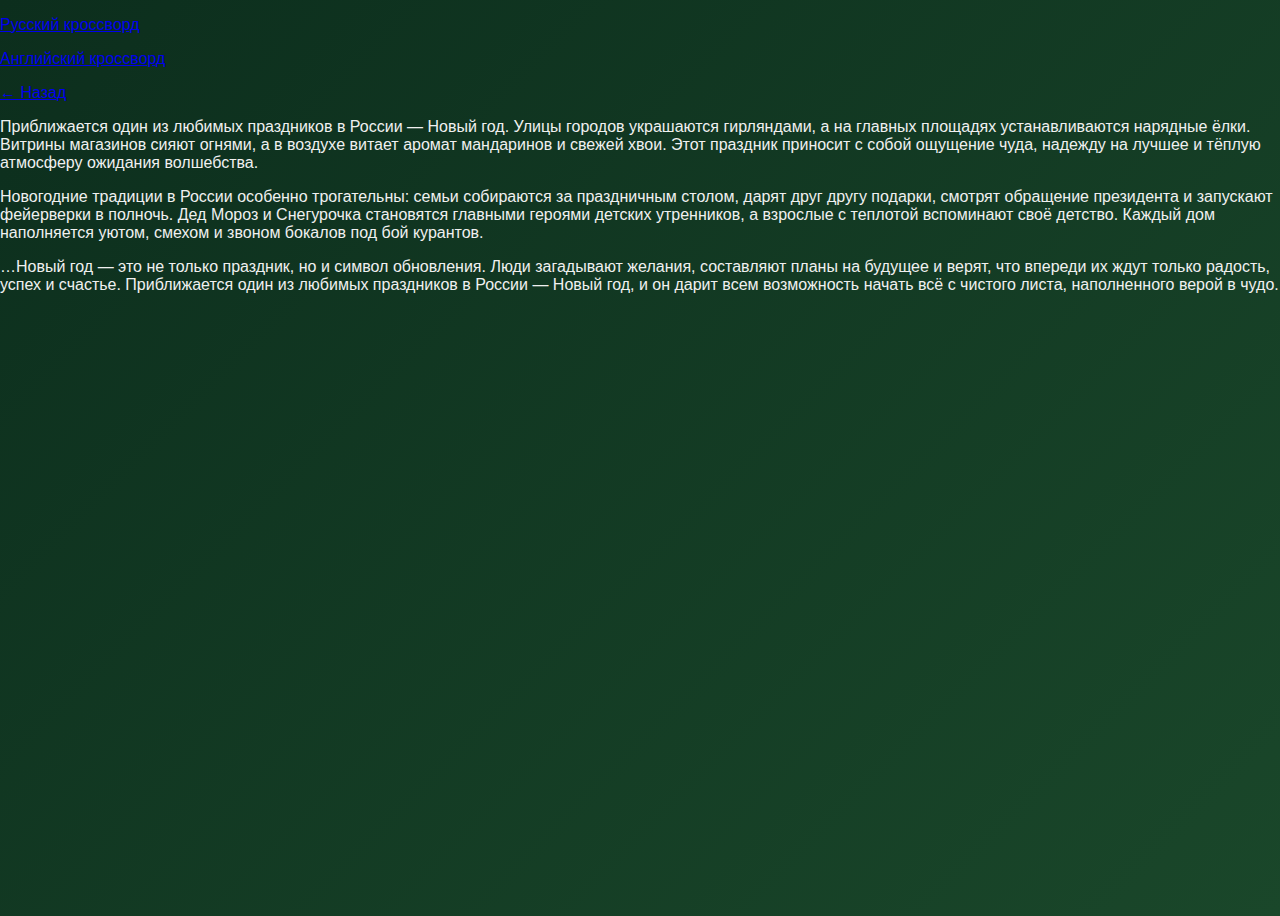
<file: Congratulations2026.html>
<!DOCTYPE html>
<html lang="ru">
<head>
    
    <title>Поздравление!</title>
  
    <meta charset="UTF-8">
    <meta name="viewport" content="width=device-width, initial-scale=1.0">
    <title>Кроссворды</title>
    
    <link rel="stylesheet" href="style.css">
    
<body>
    
    <p><a href="krossvordRU.html">Русский кроссворд</a></p>
    <p><a href="krosswordEN.html">Английский кроссворд</a></p>

    <p><a href="index.html">← Назад</a></p>
</body>
</html>
  
</head>
<body>
    <p>Приближается один из любимых праздников в России — Новый год. Улицы городов украшаются гирляндами, а на главных площадях устанавливаются нарядные ёлки. Витрины магазинов сияют огнями, а в воздухе витает аромат мандаринов и свежей хвои. Этот праздник приносит с собой ощущение чуда, надежду на лучшее и тёплую атмосферу ожидания волшебства.</p>
    <p>Новогодние традиции в России особенно трогательны: семьи собираются за праздничным столом, дарят друг другу подарки, смотрят обращение президента и запускают фейерверки в полночь. Дед Мороз и Снегурочка становятся главными героями детских утренников, а взрослые с теплотой вспоминают своё детство. Каждый дом наполняется уютом, смехом и звоном бокалов под бой курантов.</p>
    <p class=”quote”>…Новый год — это не только праздник, но и символ обновления. Люди загадывают желания, составляют планы на будущее и верят, что впереди их ждут только радость, успех и счастье. Приближается один из любимых праздников в России — Новый год, и он дарит всем возможность начать всё с чистого листа, наполненного верой в чудо.</p>
</body>
</html>
</file>
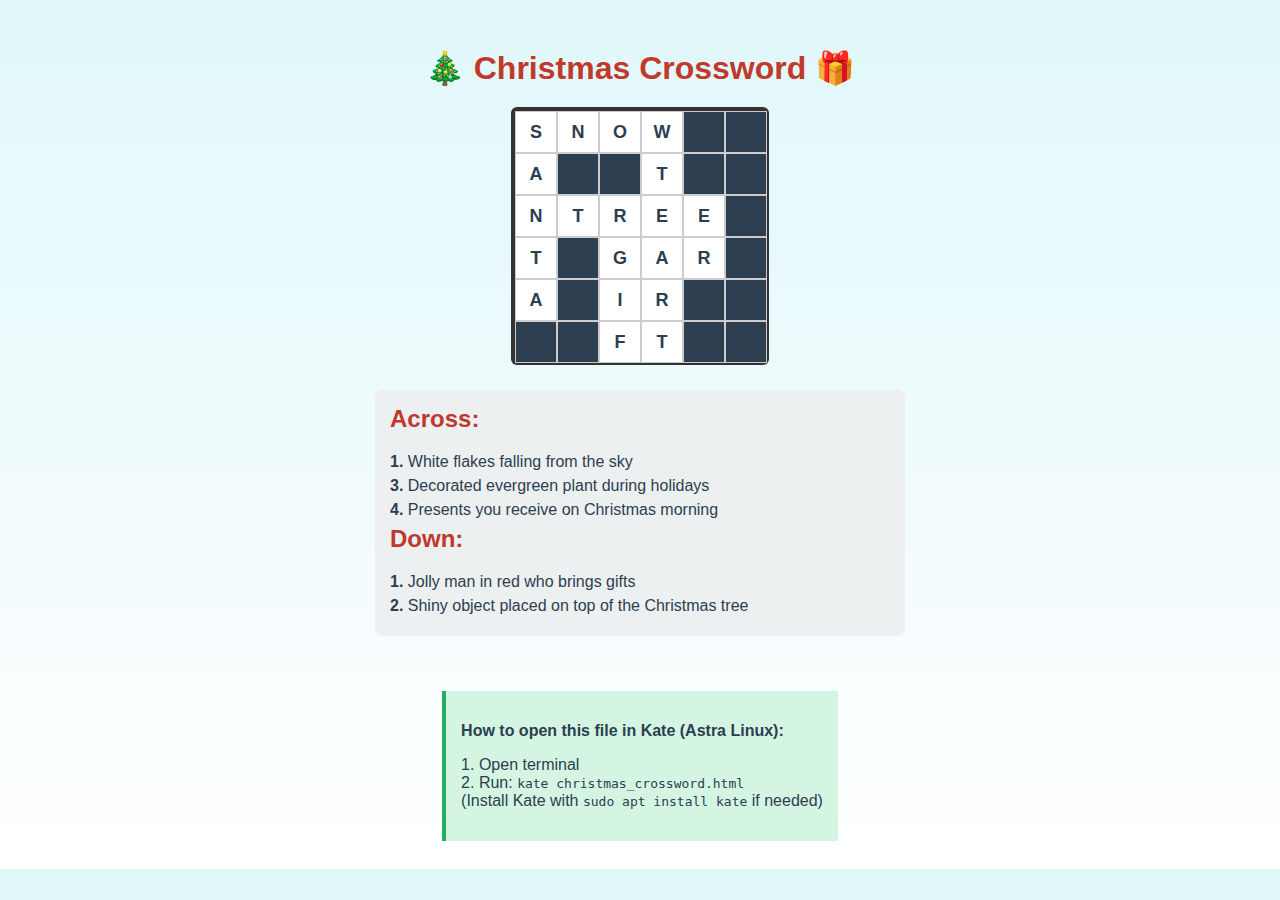
<file: krossvordEN.html>
<!DOCTYPE html>
<html lang="en">
<head>
  <meta charset="UTF-8">
  <meta name="viewport" content="width=device-width, initial-scale=1.0">
  <title>Christmas Crossword</title>
  <style>
    body {
      font-family: 'Segoe UI', Tahoma, Geneva, Verdana, sans-serif;
      background: linear-gradient(to bottom, #e0f7fa, #ffffff);
      padding: 20px;
      color: #2c3e50;
      text-align: center;
    }
    h1 {
      color: #c0392b;
      margin-bottom: 20px;
    }
    .grid {
      display: grid;
      grid-template-columns: repeat(6, 40px);
      grid-template-rows: repeat(6, 40px);
      gap: 2px;
      margin: 20px auto;
      width: fit-content;
      background-color: #333;
      padding: 4px;
      border-radius: 6px;
    }
    .cell {
      width: 40px;
      height: 40px;
      background-color: white;
      display: flex;
      align-items: center;
      justify-content: center;
      font-weight: bold;
      font-size: 18px;
      color: #2c3e50;
      border: 1px solid #ccc;
    }
    .black {
      background-color: #2c3e50;
    }
    .clues {
      max-width: 500px;
      margin: 25px auto;
      text-align: left;
      padding: 15px;
      background-color: #ecf0f1;
      border-radius: 8px;
    }
    .clues h2 {
      color: #c0392b;
      margin-top: 0;
    }
    .clue {
      margin: 6px 0;
    }
    .instructions {
      margin-top: 30px;
      padding: 15px;
      background-color: #d5f5e3;
      border-left: 4px solid #27ae60;
      display: inline-block;
      text-align: left;
    }
  </style>
</head>
<body>
  <h1>🎄 Christmas Crossword 🎁</h1>

  <!-- Кроссворд 6x6 -->
  <div class="grid" id="crossword"></div>

  <div class="clues">
    <h2>Across:</h2>
    <div class="clue"><strong>1.</strong> White flakes falling from the sky</div>
    <div class="clue"><strong>3.</strong> Decorated evergreen plant during holidays</div>
    <div class="clue"><strong>4.</strong> Presents you receive on Christmas morning</div>

    <h2>Down:</h2>
    <div class="clue"><strong>1.</strong> Jolly man in red who brings gifts</div>
    <div class="clue"><strong>2.</strong> Shiny object placed on top of the Christmas tree</div>
  </div>

  <div class="instructions">
    <p><strong>How to open this file in Kate (Astra Linux):</strong></p>
    <p>1. Open terminal<br>
       2. Run: <code>kate christmas_crossword.html</code><br>
       (Install Kate with <code>sudo apt install kate</code> if needed)
    </p>
  </div>

  <script>
    // 6x6 grid layout
    // Words:
    // SNOW  → row 0, cols 0-3
    // TREE  → row 2, cols 0-3
    // GIFT  → row 3, cols 2-5
    // SANTA → col 0, rows 0-4
    // STAR  → col 3, rows 0-3

    const grid = [
      ['S','N','O','W','.','.'],
      ['A','.','.','T','.','.'],
      ['N','T','R','E','E','.'],
      ['T','.','G','A','R','.'],
      ['A','.','I','R','.','.'],
      ['.','.','F','T','.','.']
    ];

    const crosswordContainer = document.getElementById('crossword');

    grid.forEach((row, r) => {
      row.forEach((cell, c) => {
        const cellDiv = document.createElement('div');
        cellDiv.classList.add('cell');
        if (cell === '.') {
          cellDiv.classList.add('black');
        } else {
          cellDiv.textContent = cell;
        }
        crosswordContainer.appendChild(cellDiv);
      });
    });
  </script>
</body>
</html>
</file>
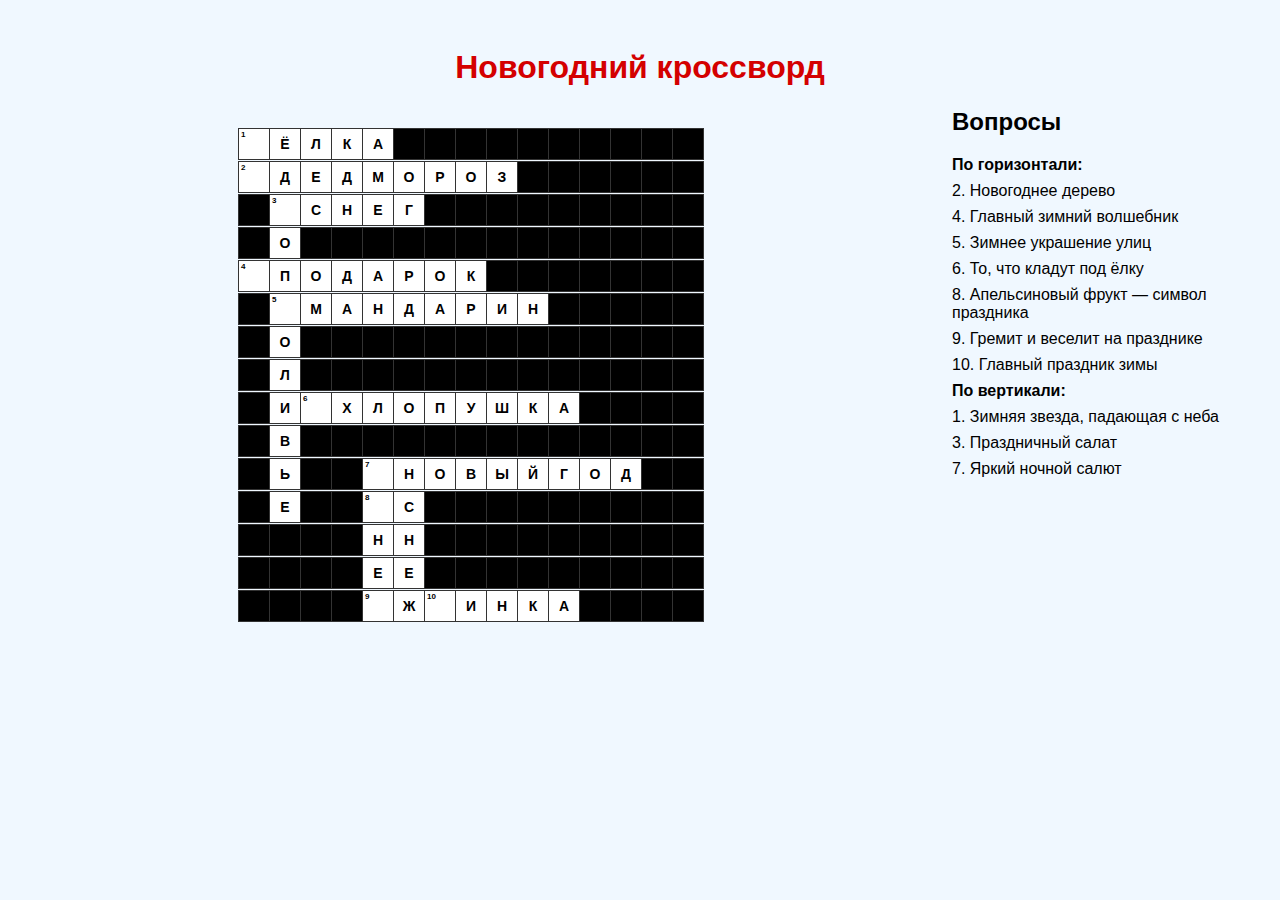
<file: krossvordRU.html>
<!DOCTYPE html>
<html lang="ru">
<head>
  <meta charset="UTF-8">
  <title>Новогодний кроссворд</title>
  <style>
    body {
      font-family: Arial, sans-serif;
      background-color: #f0f8ff;
      text-align: center;
      padding: 20px;
    }
    h1 {
      color: #d40000;
    }
    .container {
      display: flex;
      justify-content: center;
      gap: 40px;
      flex-wrap: wrap;
    }
    .grid {
      display: grid;
      grid-template-columns: repeat(15, 30px);
      grid-gap: 1px;
      margin: 20px auto;
    }
    .cell {
      width: 30px;
      height: 30px;
      background-color: white;
      border: 1px solid #333;
      display: flex;
      align-items: center;
      justify-content: center;
      font-weight: bold;
      position: relative;
      font-size: 14px;
    }
    .black {
      background-color: #000;
    }
    .number {
      position: absolute;
      top: 1px;
      left: 2px;
      font-size: 8px;
      color: #000;
    }
    .clues {
      text-align: left;
      max-width: 300px;
    }
    .clues h2 {
      margin-top: 0;
    }
    .clue {
      margin: 8px 0;
    }
  </style>
</head>
<body>
  <h1>Новогодний кроссворд</h1>
  <div class="container">
    <div class="grid" id="crossword"></div>
    <div class="clues">
      <h2>Вопросы</h2>
      <div class="clue"><strong>По горизонтали:</strong></div>
      <div class="clue">2. Новогоднее дерево</div>
      <div class="clue">4. Главный зимний волшебник</div>
      <div class="clue">5. Зимнее украшение улиц</div>
      <div class="clue">6. То, что кладут под ёлку</div>
      <div class="clue">8. Апельсиновый фрукт — символ праздника</div>
      <div class="clue">9. Гремит и веселит на празднике</div>
      <div class="clue">10. Главный праздник зимы</div>

      <div class="clue"><strong>По вертикали:</strong></div>
      <div class="clue">1. Зимняя звезда, падающая с неба</div>
      <div class="clue">3. Праздничный салат</div>
      <div class="clue">7. Яркий ночной салют</div>
    </div>
  </div>

  <script>
    // Сетка 15x15: '.' = пусто (черная клетка), иначе — буква или пустая клетка для ввода
    const gridData = [
      //0    1    2    3    4    5    6    7    8    9    10   11   12   13   14
      ['1', 'Ё', 'Л', 'К', 'А', '.', '.', '.', '.', '.', '.', '.', '.', '.', '.'], // 1 (горизонталь)
      ['2', 'Д', 'Е', 'Д', 'М', 'О', 'Р', 'О', 'З', '.', '.', '.', '.', '.', '.'], // 2
      ['.', '3', 'С', 'Н', 'Е', 'Г', '.', '.', '.', '.', '.', '.', '.', '.', '.'], // 3
      ['.', 'О', '.', '.', '.', '.', '.', '.', '.', '.', '.', '.', '.', '.', '.'], // пустая строка
      ['4', 'П', 'О', 'Д', 'А', 'Р', 'О', 'К', '.', '.', '.', '.', '.', '.', '.'], // 4
      ['.', '5', 'М', 'А', 'Н', 'Д', 'А', 'Р', 'И', 'Н', '.', '.', '.', '.', '.'], // 5
      ['.', 'О', '.', '.', '.', '.', '.', '.', '.', '.', '.', '.', '.', '.', '.'], // верт. "ОЛИВЬЕ"
      ['.', 'Л', '.', '.', '.', '.', '.', '.', '.', '.', '.', '.', '.', '.', '.'],
      ['.', 'И', '6', 'Х', 'Л', 'О', 'П', 'У', 'Ш', 'К', 'А', '.', '.', '.', '.'], // 6
      ['.', 'В', '.', '.', '.', '.', '.', '.', '.', '.', '.', '.', '.', '.', '.'],
      ['.', 'Ь', '.', '.', '7', 'Н', 'О', 'В', 'Ы', 'Й', 'Г', 'О', 'Д', '.', '.'], // 7
      ['.', 'Е', '.', '.', '8', 'С', '.', '.', '.', '.', '.', '.', '.', '.', '.'], // 8
      ['.', '.', '.', '.', 'Н', 'Н', '.', '.', '.', '.', '.', '.', '.', '.', '.'],
      ['.', '.', '.', '.', 'Е', 'Е', '.', '.', '.', '.', '.', '.', '.', '.', '.'],
      ['.', '.', '.', '.', '9', 'Ж', '10','И', 'Н', 'К', 'А', '.', '.', '.', '.'], // 9, 10
    ];

    // Номера клеток, где начинаются слова
    const numbers = {
      '0-0': 1,
      '1-0': 2,
      '2-1': 3,
      '4-0': 4,
      '5-1': 5,
      '8-2': 6,
      '10-4': 7,
      '11-4': 8,
      '14-4': 9,
      '14-6': 10
    };

    const gridEl = document.getElementById('crossword');

    for (let row = 0; row < 15; row++) {
      for (let col = 0; col < 15; col++) {
        const cell = document.createElement('div');
        cell.className = 'cell';
        const val = gridData[row][col];
        if (val === '.') {
          cell.classList.add('black');
        } else {
          if (/[А-ЯЁ]/.test(val)) {
            cell.textContent = val;
          }
          const key = `${row}-${col}`;
          if (numbers[key]) {
            const numSpan = document.createElement('span');
            numSpan.className = 'number';
            numSpan.textContent = numbers[key];
            cell.appendChild(numSpan);
          }
        }
        gridEl.appendChild(cell);
      }
    }
  </script>
</body>
</html>
</file>
<file: style.css>
/* === НОВОГОДНЕЕ ОФОРМЛЕНИЕ === */

/* Общий фон */
body {
  background: linear-gradient(135deg, #0c2e1d 0%, #1a472a 100%);
  color: #f0f0f0;
  font-family: 'Segoe UI', Tahoma, Geneva, Verdana, sans-serif;
  margin: 0;
  padding: 0;
  min-height: 100vh;
  overflow-x: hidden;
  position: relative;
}

/* Снег (падающие снежинки) */
@keyframes snowfall {
  0% {
    transform: translateY(-10px) rotate(0deg);
    opacity: 0;
  }
  10% {
    opacity: 1;
  }
  90% {
    opacity: 0.8;
  }
  100% {
    transform: translateY(100vh) rotate(360deg);
    opacity: 0;
  }
}

.snowflake {
  position: absolute;
  top: -20px;
  color: #fff;
  font-size: 1.2em;
  text-shadow: 0 0 5px rgba(255, 255, 255, 0.7);
  user-select: none;
  z-index: 1000;
  animation: snowfall 8s infinite linear;
  opacity: 0;
}

/* Генерация снежинок через JS (см. ниже), но можно и вручную */
/* Пример заголовка с праздничным стилем */
h1, h2, h3 {
  text-align: center;
  text-shadow: 0 0 10px rgba(255, 215, 0, 0.8), 0 0 20px rgba(220, 20, 60, 0.6);
  color: #ffd700;
  margin: 1.5rem 0;
}

/* Кнопки в новогоднем стиле */
button, .btn {
  background: linear-gradient(to bottom, #d42020, #a60000);
  color: white;
  border: none;
  padding: 12px 24px;
  border-radius: 30px;
  font-weight: bold;
  cursor: pointer;
  box-shadow: 0 4px 8px rgba(0, 0, 0, 0.4);
  transition: transform 0.2s, box-shadow 0.2s;
}
button:hover {
  transform: translateY(-2px);
  box-shadow: 0 6px 12px rgba(0, 0, 0, 0.5);
}

/* Украшение: мигающие огоньки (гирлянда) */
.garland {
  display: flex;
  justify-content: center;
  gap: 12px;
  margin: 20px 0;
}
.light {
  width: 14px;
  height: 14px;
  border-radius: 50%;
  animation: twinkle 1.5s infinite alternate;
}
.light:nth-child(1) { background: #ff3333; animation-delay: 0s; }
.light:nth-child(2) { background: #33ff33; animation-delay: 0.2s; }
.light:nth-child(3) { background: #3333ff; animation-delay: 0.4s; }
.light:nth-child(4) { background: #ffff33; animation-delay: 0.6s; }
.light:nth-child(5) { background: #ff33ff; animation-delay: 0.8s; }

@keyframes twinkle {
  from { opacity: 0.4; transform: scale(0.9); }
  to { opacity: 1; transform: scale(1.1); }
}

/* Подвал с надписью */
footer {
  text-align: center;
  padding: 20px;
  color: #ffd700;
  font-size: 0.9em;
  margin-top: 40px;
  border-top: 1px dashed #444;
}
</file>
